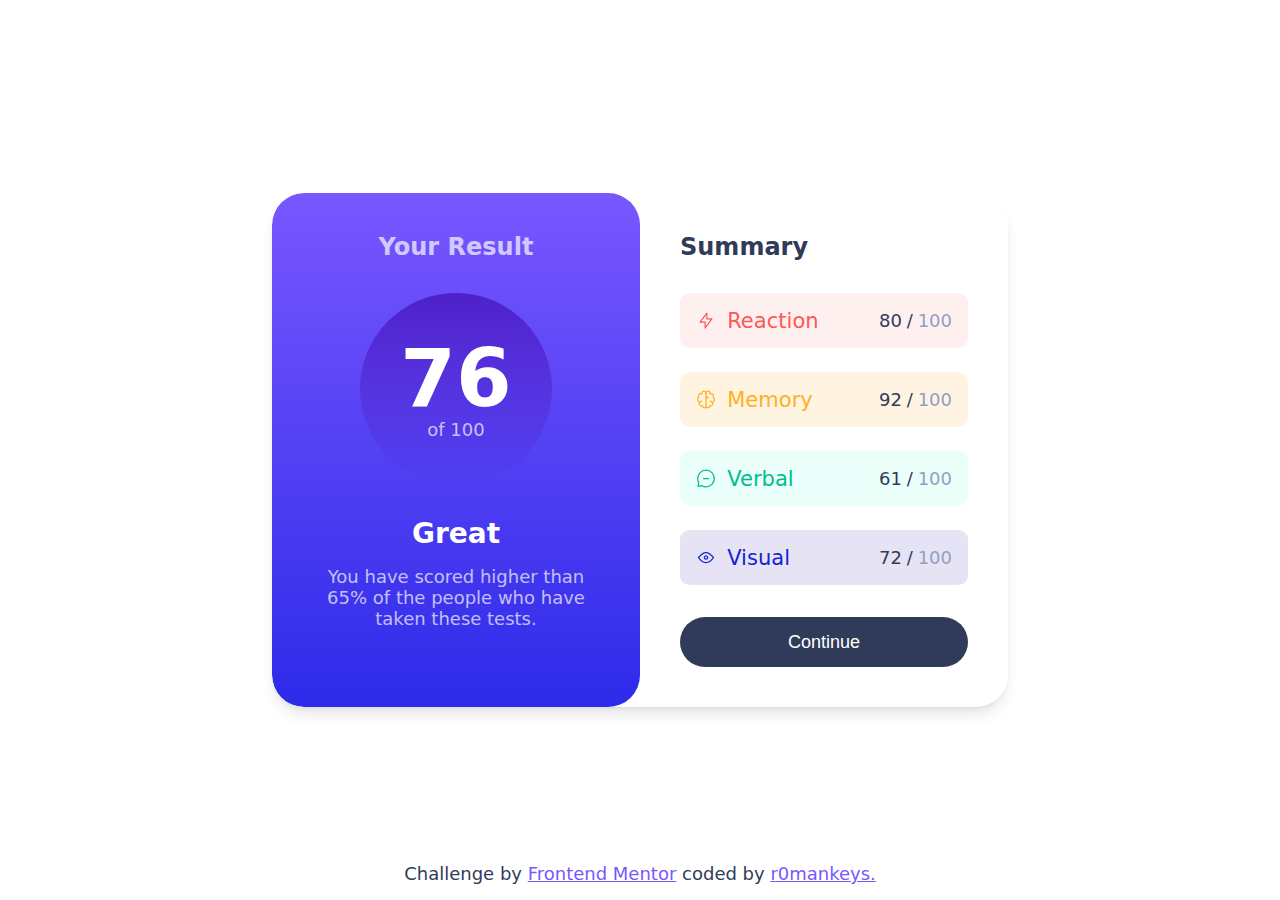
<file: index.html>
<!DOCTYPE html>
<html lang="en">
  <head>
    <meta charset="UTF-8" />
    <meta http-equiv="X-UA-Compatible" content="IE=edge" />
    <meta name="viewport" content="width=device-width, initial-scale=1.0" />
    <link rel="stylesheet" href="./style.css" />
    <link
      rel="icon"
      href="./assests/images/favicon-32x32.png"
      type="image/png"
    />
    <title>Results Summary Component</title>
  </head>
  <body>
    <main class="main">
      <section class="results_summary">
        <article class="results grid_gap" data-spacing="large">
          <h1 class="results_title section_title">Your Result</h1>
          <div class="results_score"><span id="scored"></span> of 100</div>
          <div class="grid_gap">
            <p class="results_rank">Great</p>
            <p>
              You have scored higher than 65&percnt; of the people who have
              taken these tests.
            </p>
          </div>
        </article>
        <article class="summary grid_gap" data-spacing="large">
          <h2 class="summary_tile section_title">Summary</h2>
          <div class="card_container grid_gap" id="stats">
            <template class="cards">
              <div class="card">
                <div class="card_info">
                  <img src="" alt="" class="icon" />
                  <h3 class="card_title"></h3>
                </div>
                <p>
                  <span class="stats_score"></span>/<span class="stats_total"
                    >100</span
                  >
                </p>
              </div>
            </template>
          </div>
          <button class="button">Continue</button>
        </article>
      </section>
    </main>
    <footer class="footer">
      Challenge by
      <a href="https://www.frontendmentor.io/home">Frontend Mentor</a> coded by
      <a href="https://github.com/r0mankeys">r0mankeys.</a>
    </footer>
    <script type="module" src="./main.mjs"></script>
  </body>
</html>
</file>
<file: style.css>
:root {
  font-family: "Hanken Grotesk", system-ui, -apple-system, BlinkMacSystemFont,
    "Segoe UI", Roboto, Oxygen, Ubuntu, Cantarell, "Open Sans", "Helvetica Neue",
    sans-serif;
  --clr-primary-hsl-400: 252, 100%, 67%;
  --clr-primary-hsl-500: 256, 72%, 46%;
  --clr-secondary-hsl-400: 241, 81%, 54%;
  --clr-secondary-hsl-500: 241, 72%, 46%;

  --clr-neutral-hsl-100: 0, 0%, 100%;
  --clr-neutral-hsl-200: 221, 100%, 96%;
  --clr-neutral-hsl-300: 241, 100%, 89%;
  --clr-neutral-hsl-700: 224, 30%, 27%;

  --greyish: hsl(224, 30%, 67%);
  --clr-neutral-100: hsl(var(--clr-neutral-hsl-100));
  --clr-neutral-200: hsl(var(--clr-neutral-hsl-200));
  --clr-neutral-300: hsl(var(--clr-neutral-hsl-300));
  --clr-neutral-700: hsl(var(--clr-neutral-hsl-700));

  --clr-primary-400: hsl(var(--clr-primary-hsl-400));
  --clr-primary-500: hsla(var(--clr-primary-hsl-500));
  --clr-secondary-400: hsl(var(--clr-secondary-hsl-400));

  --gradient-primary: linear-gradient(
    var(--clr-primary-400),
    var(--clr-secondary-400)
  );

  --gradient-to-transparent: linear-gradient(
    var(--clr-primary-500),
    hsl(var(--clr-secondary-hsl-500), 0)
  );

  --clr-accent-1: 0, 100%, 67%;
  --clr-accent-2: 39, 100%, 56%;
  --clr-accent-3: 166, 100%, 37%;
  --clr-accent-4: 234, 85%, 45%;

  --fw-regular: 500;
  --fw-bold: 700;
  --fw-black: 800;

  --fs-400: 1.125rem;
  --fs-500: 1.25rem;
  --fs-600: 1.5rem;
  --fs-700: 1.75rem;
  --fs-800: 2rem;
  --fs-900: 5rem;
}

*,
*::before,
*::after {
  margin: 0;
  padding: 0;
  box-sizing: border-box;
}
/* Body styling */

body {
  font-size: var(--fs-400);
  color: var(--clr-neutral-700);
}

@media (min-width: 600px) {
  body {
    display: grid;
    place-items: center;
    min-height: 100vh;
  }
}

/* Main component (as a whole) styles */

.results_summary {
  --padding: 2.5rem;
  --border-radius: 2rem;
  max-width: 46rem;
  display: grid;
}

@media (min-width: 600px) {
  .results_summary {
    margin-inline: 1rem;
    grid-template-columns: 1fr 1fr;
    box-shadow: 0 10px 15px -3px rgb(0 0 0 / 0.1),
      0 4px 6px -4px rgb(0 0 0 / 0.1);
    border-radius: var(--border-radius);
    overflow: hidden;
  }
}

/* Results section */

.results {
  color: hsl(var(--clr-neutral-hsl-100), 0.7);
  text-align: center;
  padding: var(--padding) calc(var(--padding) * 1.5);
  background: var(--gradient-primary);
  border-radius: 0 0 var(--border-radius) var(--border-radius);
}

@media (min-width: 600px) {
  .results {
    border-radius: var(--border-radius);
  }
}

.results_score {
  display: grid;
  place-content: center;
  width: 12rem;
  margin-inline: auto;
  background: var(--gradient-to-transparent);
  aspect-ratio: 1 / 1;
  border-radius: 50%;
}

.results_score span {
  display: block;
  font-size: var(--fs-900);
  font-weight: var(--fw-black);
  line-height: 1;
  color: var(--clr-neutral-100);
}

.results_rank {
  color: var(--clr-neutral-100);
  font-size: var(--fs-700);
  font-weight: var(--fw-bold);
}

/* Multiple place stuff */

.section_title {
  font-weight: var(--fw-bold);
  font-size: var(--fs-600);
}
.results,
.summary {
  padding: var(--padding);
}

.grid_gap {
  display: grid;
  align-content: start;
  /*Taakes away default spacing for gap*/
  gap: 1rem;
}

.grid_gap[data-spacing="large"] {
  gap: 2rem;
}

/* Cards for the stats */
div#stats {
  display: grid;
  gap: 1.5rem;
}

div.card {
  display: flex;
  justify-content: space-between;
  align-items: center;
  gap: 2rem;
  padding: 0.5rem 1rem;
  width: 100%;
  height: 55px;
  border-radius: 0.6rem;
}

div.card_info {
  display: flex;
}

img.icon {
  margin-inline-end: 0.7rem;
}

span.stats_score {
  margin-inline-end: 0.3rem;
  font-weight: var(--fw-regular);
}

span.stats_total {
  margin-inline-start: 0.3rem;
  color: var(--greyish);
}

h3 {
  font-weight: var(--fw-regular);
}

/* Button styling */

.button {
  color: var(--clr-neutral-100);
  line-height: 1;
  background: var(--clr-neutral-700);
  padding: 1rem 2rem;
  border: 0;
  border-radius: 100vw;
  cursor: pointer;
  font-size: var(--fs-400);
}

.button:hover,
.button:focus-visible {
  background: var(--gradient-primary);
}

/* Footer */

.footer {
  width: fit-content;
  position: absolute;
  bottom: 1rem;
  /* For browsers that are not chrome */
  left: 50%;
  transform: translateX(-50%);
  text-align: center;
}

@media (max-width: 600px) {
  .footer {
    position: static;
    margin-inline: auto;
    margin-block-end: 1rem;
    text-align: center;
    transform: none;
  }
}

.footer a {
  transition: color 0.3s ease 0s;
  color: var(--clr-primary-400);
}

.footer a:hover {
  color: hsla(var(--clr-primary-hsl-400), 0.5);
}
</file>
